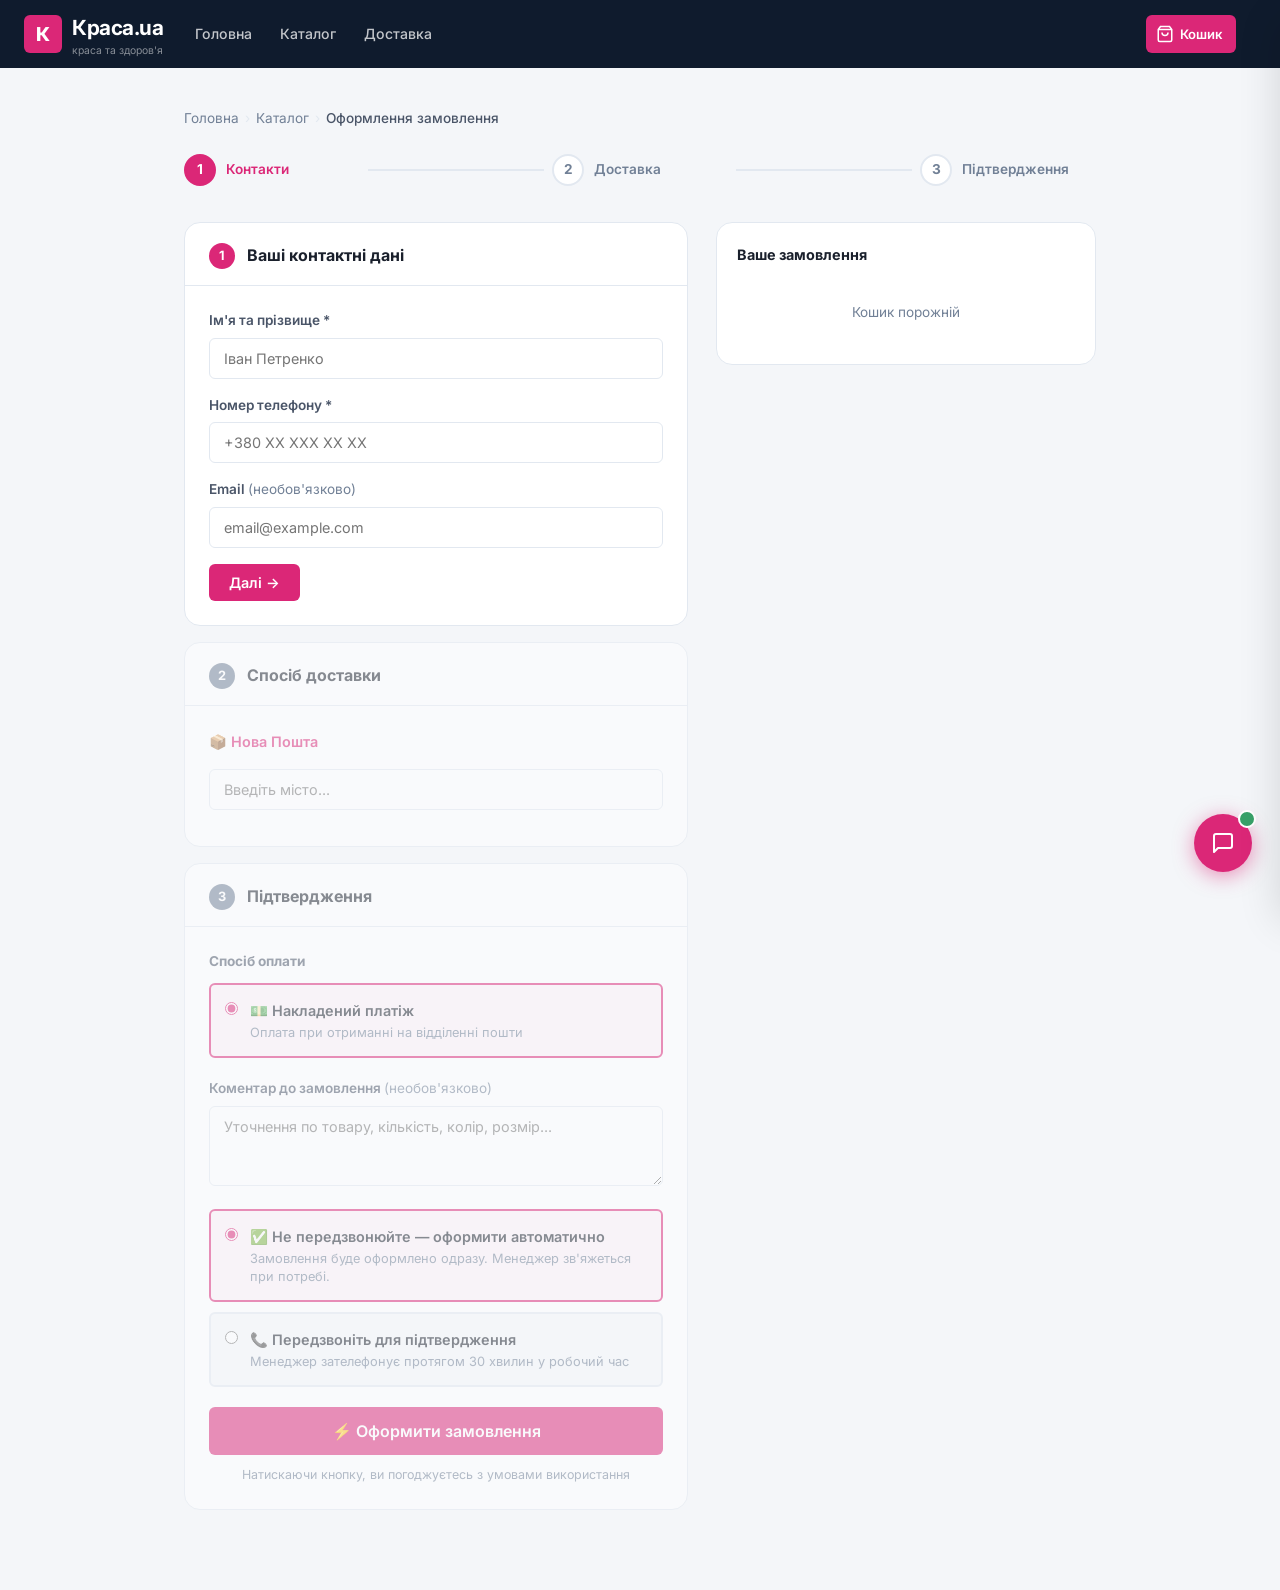
<file: checkout.html>
<!DOCTYPE html>
<html lang="uk">
<head>
  <meta charset="UTF-8">
  <meta name="viewport" content="width=device-width, initial-scale=1.0">
  <!-- Google tag (gtag.js) -->
  <script async src="https://www.googletagmanager.com/gtag/js?id=G-JTE2ZGX0BW"></script>
  <script>
    window.dataLayer = window.dataLayer || [];
    function gtag(){dataLayer.push(arguments);}
    gtag('js', new Date());
    gtag('config', 'G-JTE2ZGX0BW');
  </script>
  <title>Оформлення замовлення — Краса.ua</title>
  <meta name="robots" content="noindex, nofollow">
  <link rel="icon" type="image/svg+xml" href="favicon.svg">
  <link rel="preconnect" href="https://fonts.googleapis.com">
  <link rel="stylesheet" href="https://fonts.googleapis.com/css2?family=Inter:wght@400;500;600;700;800&display=swap">
  <link rel="stylesheet" href="css/style.css">
  <style>
    body { background: var(--bg); }

    .checkout-wrap {
      margin-top: var(--header-h);
      padding: 40px 0 80px;
      min-height: calc(100vh - var(--header-h));
    }

    /* Steps */
    .steps {
      display: flex;
      align-items: center;
      gap: 0;
      margin-bottom: 36px;
    }
    .step {
      display: flex;
      align-items: center;
      gap: 10px;
      flex: 1;
    }
    .step__num {
      width: 32px; height: 32px;
      border-radius: 50%;
      display: flex; align-items: center; justify-content: center;
      font-size: .85rem; font-weight: 700;
      border: 2px solid var(--border);
      background: var(--card);
      color: var(--text-muted);
      flex-shrink: 0;
      transition: all .3s;
    }
    .step__label {
      font-size: .85rem;
      font-weight: 600;
      color: var(--text-muted);
      transition: color .3s;
      white-space: nowrap;
    }
    .step-line {
      flex: 1;
      height: 2px;
      background: var(--border);
      margin: 0 8px;
      transition: background .3s;
    }
    .step.active .step__num { border-color: var(--accent); background: var(--accent); color: #fff; }
    .step.active .step__label { color: var(--accent); }
    .step.done .step__num { border-color: var(--success); background: var(--success); color: #fff; }
    .step.done .step__label { color: var(--success); }
    .step-line.done { background: var(--success); }

    /* Layout */
    .checkout-layout {
      display: grid;
      grid-template-columns: 1fr 380px;
      gap: 28px;
      align-items: start;
    }

    /* Form card */
    .checkout-card {
      background: var(--card);
      border-radius: var(--radius-lg);
      border: 1.5px solid var(--border);
      overflow: hidden;
    }
    .checkout-card__head {
      padding: 20px 24px 16px;
      border-bottom: 1px solid var(--border);
      display: flex;
      align-items: center;
      gap: 12px;
    }
    .checkout-card__head h3 {
      font-size: 1rem;
      font-weight: 700;
    }
    .step-badge {
      width: 26px; height: 26px;
      background: var(--accent);
      color: #fff;
      border-radius: 50%;
      display: flex; align-items: center; justify-content: center;
      font-size: .8rem;
      font-weight: 700;
      flex-shrink: 0;
    }
    .checkout-card__body { padding: 24px; }

    /* Delivery inline */
    .carrier-row {
      display: flex;
      gap: 10px;
      margin-bottom: 16px;
    }
    .carrier-btn {
      flex: 1;
      padding: 10px;
      border: 2px solid var(--border);
      border-radius: var(--radius-sm);
      background: var(--bg);
      font-weight: 600;
      font-size: .88rem;
      cursor: pointer;
      transition: all var(--transition);
      display: flex;
      align-items: center;
      justify-content: center;
      gap: 8px;
    }
    .carrier-btn.active {
      border-color: var(--accent);
      background: var(--accent-light);
      color: var(--accent);
    }

    .city-wrap { position: relative; margin-bottom: 12px; }
    .city-wrap input {
      width: 100%;
      border: 1.5px solid var(--border);
      border-radius: var(--radius-sm);
      padding: 11px 14px;
      font-size: .9rem;
      font-family: inherit;
      outline: none;
      transition: border-color var(--transition);
    }
    .city-wrap input:focus { border-color: var(--accent); }
    .city-ac {
      position: absolute; top: 100%; left: 0; right: 0;
      background: #fff;
      border: 1.5px solid var(--border);
      border-radius: var(--radius-sm);
      box-shadow: var(--shadow-lg);
      z-index: 100;
      max-height: 200px;
      overflow-y: auto;
      display: none;
    }
    .city-ac.open { display: block; }
    .city-ac-item {
      padding: 9px 14px;
      cursor: pointer;
      font-size: .88rem;
      transition: background var(--transition);
      display: flex;
      align-items: center;
      justify-content: space-between;
    }
    .city-ac-item:hover { background: var(--accent-light); color: var(--accent); }
    .city-ac-item .region { font-size: .75rem; color: var(--text-muted); }

    .branch-search-row {
      display: flex;
      gap: 8px;
    }
    .branch-search-row input {
      flex: 1;
      border: 1.5px solid var(--border);
      border-radius: var(--radius-sm);
      padding: 9px 12px;
      font-size: .85rem;
      font-family: inherit;
      outline: none;
      transition: border-color var(--transition);
    }
    .branch-search-row input:focus { border-color: var(--accent); }

    .branch-list-inline {
      max-height: 280px;
      overflow-y: auto;
      border: 1.5px solid var(--border);
      border-radius: var(--radius-sm);
      margin-top: 10px;
      scrollbar-width: thin;
    }
    .branch-list-inline::-webkit-scrollbar { width: 4px; }
    .branch-list-inline::-webkit-scrollbar-thumb { background: var(--border); border-radius: 2px; }

    .branch-row {
      display: flex;
      align-items: flex-start;
      gap: 10px;
      padding: 11px 14px;
      cursor: pointer;
      border-bottom: 1px solid var(--border-light);
      transition: background var(--transition);
    }
    .branch-row:last-child { border-bottom: none; }
    .branch-row:hover { background: var(--bg); }
    .branch-row.selected { background: var(--accent-light); border-left: 3px solid var(--accent); }
    .branch-row__num { font-weight: 700; font-size: .8rem; color: var(--accent); white-space: nowrap; }
    .branch-row__addr { font-size: .83rem; color: var(--text); line-height: 1.4; }
    .branch-row__hours { font-size: .75rem; color: var(--text-muted); margin-top: 2px; }
    .branch-row__check {
      margin-left: auto;
      width: 20px; height: 20px;
      border-radius: 50%;
      border: 2px solid var(--border);
      display: flex; align-items: center; justify-content: center;
      flex-shrink: 0;
      transition: all var(--transition);
    }
    .branch-row.selected .branch-row__check {
      background: var(--accent);
      border-color: var(--accent);
      color: #fff;
      font-size: .7rem;
    }

    .selected-branch-box {
      background: var(--success-bg);
      border: 1.5px solid #c6f6d5;
      border-radius: var(--radius-sm);
      padding: 12px 14px;
      margin-top: 12px;
      display: none;
    }
    .selected-branch-box.show { display: block; }
    .selected-branch-box__label { font-size: .75rem; font-weight: 700; color: var(--success); text-transform: uppercase; letter-spacing: .4px; margin-bottom: 4px; }
    .selected-branch-box__val { font-size: .9rem; font-weight: 600; color: var(--text); }

    /* Confirmation options */
    .confirm-option {
      display: flex;
      align-items: flex-start;
      gap: 12px;
      padding: 14px;
      border: 2px solid var(--border);
      border-radius: var(--radius-sm);
      cursor: pointer;
      transition: all var(--transition);
      margin-bottom: 10px;
      background: var(--bg);
    }
    .confirm-option:hover { border-color: #c5cfe0; }
    .confirm-option.selected { border-color: var(--accent); background: var(--accent-light); }
    .confirm-option input[type="radio"] { margin-top: 3px; accent-color: var(--accent); flex-shrink: 0; }
    .confirm-option__title { font-weight: 600; font-size: .9rem; }
    .confirm-option__sub { font-size: .8rem; color: var(--text-muted); margin-top: 2px; line-height: 1.4; }

    /* Order summary (right col) */
    .order-summary {
      background: var(--card);
      border-radius: var(--radius-lg);
      border: 1.5px solid var(--border);
      padding: 20px;
      position: sticky;
      top: calc(var(--header-h) + 20px);
    }
    .order-summary h4 { font-size: .9rem; font-weight: 700; margin-bottom: 16px; }
    .summary-product {
      display: flex;
      gap: 12px;
      padding-bottom: 16px;
      border-bottom: 1px solid var(--border);
      margin-bottom: 16px;
    }
    .summary-product__img {
      width: 72px; height: 72px;
      border-radius: var(--radius-sm);
      border: 1.5px solid var(--border);
      background: var(--bg);
      display: flex; align-items: center; justify-content: center;
      overflow: hidden;
      flex-shrink: 0;
    }
    .summary-product__img img { width: 100%; height: 100%; object-fit: contain; }
    .summary-product__name { font-size: .85rem; font-weight: 600; line-height: 1.4; color: var(--text); margin-bottom: 4px; }
    .summary-product__vendor { font-size: .75rem; color: var(--text-muted); }
    .summary-row {
      display: flex;
      justify-content: space-between;
      font-size: .88rem;
      margin-bottom: 8px;
    }
    .summary-row span:first-child { color: var(--text-muted); }
    .summary-row.total { font-weight: 800; font-size: 1.1rem; padding-top: 8px; border-top: 1px solid var(--border); margin-top: 8px; }
    .summary-row.total span:last-child { color: var(--accent); }

    /* Success */
    .checkout-success {
      text-align: center;
      padding: 60px 20px;
      max-width: 500px;
      margin: 0 auto;
      display: none;
    }
    .checkout-success.show { display: block; }
    .success-icon {
      width: 90px; height: 90px;
      background: var(--success-bg);
      border-radius: 50%;
      display: flex; align-items: center; justify-content: center;
      font-size: 2.5rem;
      margin: 0 auto 24px;
    }
    .checkout-success h2 { font-size: 1.6rem; font-weight: 800; margin-bottom: 12px; }
    .checkout-success p { color: var(--text-muted); line-height: 1.7; }
    .order-num {
      display: inline-block;
      background: var(--bg);
      border: 1.5px solid var(--border);
      border-radius: var(--radius-sm);
      padding: 8px 20px;
      font-size: .9rem;
      font-weight: 700;
      margin: 16px 0;
      letter-spacing: .5px;
    }
    .no-call-badge {
      display: inline-flex;
      align-items: center;
      gap: 6px;
      background: var(--success-bg);
      border: 1px solid #c6f6d5;
      color: var(--success);
      padding: 6px 14px;
      border-radius: 20px;
      font-size: .82rem;
      font-weight: 600;
      margin-top: 12px;
    }

    .branch-spinner { text-align: center; padding: 20px; color: var(--text-muted); font-size: .85rem; }
    .branch-spinner::before { content: '⏳ '; }

    @media (max-width: 768px) {
      .checkout-layout { grid-template-columns: 1fr; }
      .order-summary { position: static; order: -1; }
      .steps { overflow-x: auto; }
      .step__label { display: none; }
    }
  </style>
</head>
<body>

<!-- HEADER -->
<header class="header" id="header">
  <div class="container">
    <div class="header__inner">
      <a href="index.html" class="logo">
        <div class="logo__mark">К</div>
        <div>
          <span class="logo__text">Краса.ua</span>
          <span class="logo__sub">краса та здоров'я</span>
        </div>
      </a>
      <nav class="header__nav">
        <a href="index.html">Головна</a>
        <a href="catalog.html">Каталог</a>
        <a href="delivery.html">Доставка</a>
      </nav>
      <div class="header__actions">
        <button class="cart-btn" onclick="toggleCart()" title="Кошик">
          <svg width="18" height="18" fill="none" stroke="currentColor" stroke-width="2" viewBox="0 0 24 24">
            <path d="M6 2L3 6v14a2 2 0 002 2h14a2 2 0 002-2V6l-3-4z"/>
            <line x1="3" y1="6" x2="21" y2="6"/>
            <path d="M16 10a4 4 0 01-8 0"/>
          </svg>
          Кошик
          <span class="cart-badge" id="cartBadge">0</span>
        </button>
      </div>
    </div>
  </div>
</header>

<div class="checkout-wrap">
  <div class="container container--narrow">

    <!-- Breadcrumb -->
    <nav class="breadcrumb" style="margin-bottom:24px">
      <a href="index.html">Головна</a>
      <span class="breadcrumb__sep">›</span>
      <a href="catalog.html">Каталог</a>
      <span class="breadcrumb__sep">›</span>
      <span class="breadcrumb__current">Оформлення замовлення</span>
    </nav>

    <!-- Steps -->
    <div class="steps">
      <div class="step active" id="step1-ind">
        <div class="step__num">1</div>
        <div class="step__label">Контакти</div>
      </div>
      <div class="step-line" id="line1"></div>
      <div class="step" id="step2-ind">
        <div class="step__num">2</div>
        <div class="step__label">Доставка</div>
      </div>
      <div class="step-line" id="line2"></div>
      <div class="step" id="step3-ind">
        <div class="step__num">3</div>
        <div class="step__label">Підтвердження</div>
      </div>
    </div>

    <!-- Main content -->
    <div id="checkoutMain">
      <div class="checkout-layout">

        <!-- LEFT: FORM -->
        <div>

          <!-- STEP 1: Contacts -->
          <div class="checkout-card" id="stepContact">
            <div class="checkout-card__head">
              <div class="step-badge">1</div>
              <h3>Ваші контактні дані</h3>
            </div>
            <div class="checkout-card__body">
              <div class="form-group">
                <label>Ім'я та прізвище *</label>
                <input type="text" id="inpName" placeholder="Іван Петренко" required>
              </div>
              <div class="form-group">
                <label>Номер телефону *</label>
                <input type="tel" id="inpPhone" placeholder="+380 XX XXX XX XX" required>
              </div>
              <div class="form-group">
                <label>Email <span style="color:var(--text-muted);font-weight:400">(необов'язково)</span></label>
                <input type="email" id="inpEmail" placeholder="email@example.com">
              </div>
              <button class="btn btn--primary" onclick="Checkout.nextStep(1)">Далі →</button>
            </div>
          </div>

          <!-- STEP 2: Delivery -->
          <div class="checkout-card" id="stepDelivery" style="margin-top:16px;opacity:.5;pointer-events:none">
            <div class="checkout-card__head">
              <div class="step-badge" style="background:var(--text-muted)">2</div>
              <h3>Спосіб доставки</h3>
            </div>
            <div class="checkout-card__body">
              <div style="margin-bottom:16px;display:flex;align-items:center;gap:8px;font-size:.9rem;font-weight:600;color:var(--accent)">
                📦 Нова Пошта
              </div>

              <!-- City -->
              <div class="city-wrap">
                <input type="text" id="coCity" placeholder="Введіть місто..." autocomplete="off"
                       oninput="Checkout.onCityInput(this.value)">
                <div class="city-ac" id="coCityAC"></div>
              </div>

              <!-- Branch search -->
              <div class="branch-search-row" id="branchSearchRow" style="display:none">
                <input type="text" id="coBranchFilter" placeholder="Фільтр відділень..." oninput="Checkout.filterBranches(this.value)">
              </div>

              <!-- Branches list -->
              <div id="coBranchList"></div>

              <!-- Selected -->
              <div class="selected-branch-box" id="selectedBranchBox">
                <div class="selected-branch-box__label">✓ Обране відділення</div>
                <div class="selected-branch-box__val" id="selectedBranchVal"></div>
              </div>

              <button class="btn btn--primary" id="deliveryNextBtn"
                      onclick="Checkout.nextStep(2)"
                      style="margin-top:16px;display:none">
                Далі →
              </button>
            </div>
          </div>

          <!-- STEP 3: Confirmation -->
          <div class="checkout-card" id="stepConfirm" style="margin-top:16px;opacity:.5;pointer-events:none">
            <div class="checkout-card__head">
              <div class="step-badge" style="background:var(--text-muted)">3</div>
              <h3>Підтвердження</h3>
            </div>
            <div class="checkout-card__body">

              <div style="margin-bottom:20px">
                <label style="font-size:.85rem;font-weight:700;color:var(--text-2);display:block;margin-bottom:10px">Спосіб оплати</label>
                <label class="confirm-option selected" id="optPayCOD">
                  <input type="radio" name="payment" value="cod" checked>
                  <div>
                    <div class="confirm-option__title">💵 Накладений платіж</div>
                    <div class="confirm-option__sub">Оплата при отриманні на відділенні пошти</div>
                  </div>
                </label>
              </div>

              <div class="form-group">
                <label>Коментар до замовлення <span style="color:var(--text-muted);font-weight:400">(необов'язково)</span></label>
                <textarea id="inpComment" placeholder="Уточнення по товару, кількість, колір, розмір..."></textarea>
              </div>

              <div style="margin-bottom:20px">
                <label class="confirm-option selected" id="optNoCall" onclick="Checkout.setCallPref('nocall')">
                  <input type="radio" name="callPref" value="nocall" checked>
                  <div>
                    <div class="confirm-option__title">✅ Не передзвонюйте — оформити автоматично</div>
                    <div class="confirm-option__sub">Замовлення буде оформлено одразу. Менеджер зв'яжеться при потребі.</div>
                  </div>
                </label>
                <label class="confirm-option" id="optCallYes" onclick="Checkout.setCallPref('call')">
                  <input type="radio" name="callPref" value="call">
                  <div>
                    <div class="confirm-option__title">📞 Передзвоніть для підтвердження</div>
                    <div class="confirm-option__sub">Менеджер зателефонує протягом 30 хвилин у робочий час</div>
                  </div>
                </label>
              </div>

              <button class="btn btn--primary btn--full btn--lg" onclick="Checkout.submit()" id="submitBtn">
                ⚡ Оформити замовлення
              </button>
              <p style="text-align:center;font-size:.78rem;color:var(--text-muted);margin-top:10px">
                Натискаючи кнопку, ви погоджуєтесь з умовами використання
              </p>
            </div>
          </div>

        </div>

        <!-- RIGHT: Summary -->
        <div>
          <div class="order-summary" id="orderSummary">
            <h4>Ваше замовлення</h4>
            <div id="summaryItems">
              <div style="color:var(--text-muted);font-size:.85rem;text-align:center;padding:20px">Завантаження...</div>
            </div>
            <div id="summaryTotals" style="display:none">
              <div class="summary-row">
                <span>Товари</span>
                <span id="sumSubtotal"></span>
              </div>
              <div class="summary-row">
                <span>Доставка</span>
                <span style="color:var(--success)">За тарифами НП</span>
              </div>
              <div class="summary-row" id="summaryPaymentRow" style="display:none">
                <span>Оплата</span>
                <span id="summaryPaymentVal"></span>
              </div>
              <div class="summary-row total">
                <span>Разом</span>
                <span id="sumTotal"></span>
              </div>
            </div>
          </div>
        </div>
      </div>
    </div>

    <!-- SUCCESS -->
    <div class="checkout-success" id="checkoutSuccess">
      <div class="success-icon" id="successIcon">🎉</div>
      <h2 id="successTitle">Замовлення оформлено!</h2>
      <div class="order-num" id="successOrderNum"></div>
      <p id="successMsg"></p>
      <div class="no-call-badge" id="noCallBadge" style="display:none">
        ✓ Передзвонювати не будемо
      </div>
      <div id="paymentSuccessBadge" style="display:none;margin-top:12px">
        <span style="display:inline-flex;align-items:center;gap:6px;background:#ebf8ff;border:1px solid #bee3f8;color:#2b6cb0;padding:6px 14px;border-radius:20px;font-size:.82rem;font-weight:600">
          ✓ Оплату підтверджено
        </span>
      </div>
      <div style="margin-top:32px;display:flex;gap:12px;justify-content:center;flex-wrap:wrap">
        <a href="catalog.html" class="btn btn--secondary">← До каталогу</a>
        <a href="index.html" class="btn btn--primary">На головну</a>
      </div>
    </div>

  </div>
</div>

<script src="config.js"></script>
<script src="js/app.js"></script>
<script src="js/checkout.js"></script>
<script src="js/chat.js"></script>
<script>
// Handle redirect back from Monobank payment page
(function() {
  const params = new URLSearchParams(window.location.search);
  if (params.get('paid') === '1') {
    document.getElementById('checkoutMain').style.display = 'none';
    const s = document.getElementById('checkoutSuccess');
    s.classList.add('show');
    const orderNum = params.get('order') || '';
    document.getElementById('successOrderNum').textContent = orderNum ? '\u2116 ' + orderNum : '';
    document.getElementById('successMsg').textContent = '\u041e\u043f\u043b\u0430\u0442\u0430 \u043f\u0440\u043e\u0439\u0448\u043b\u0430 \u0443\u0441\u043f\u0456\u0448\u043d\u043e. \u0417\u0430\u043c\u043e\u0432\u043b\u0435\u043d\u043d\u044f \u0431\u0443\u0434\u0435 \u0432\u0456\u0434\u043f\u0440\u0430\u0432\u043b\u0435\u043d\u043e \u043f\u0456\u0441\u043b\u044f \u043f\u0456\u0434\u0442\u0432\u0435\u0440\u0434\u0436\u0435\u043d\u043d\u044f \u043e\u043f\u043b\u0430\u0442\u0438.';
    document.getElementById('paymentSuccessBadge').style.display = '';
  }
})();
</script>
</body>
</html>
</file>
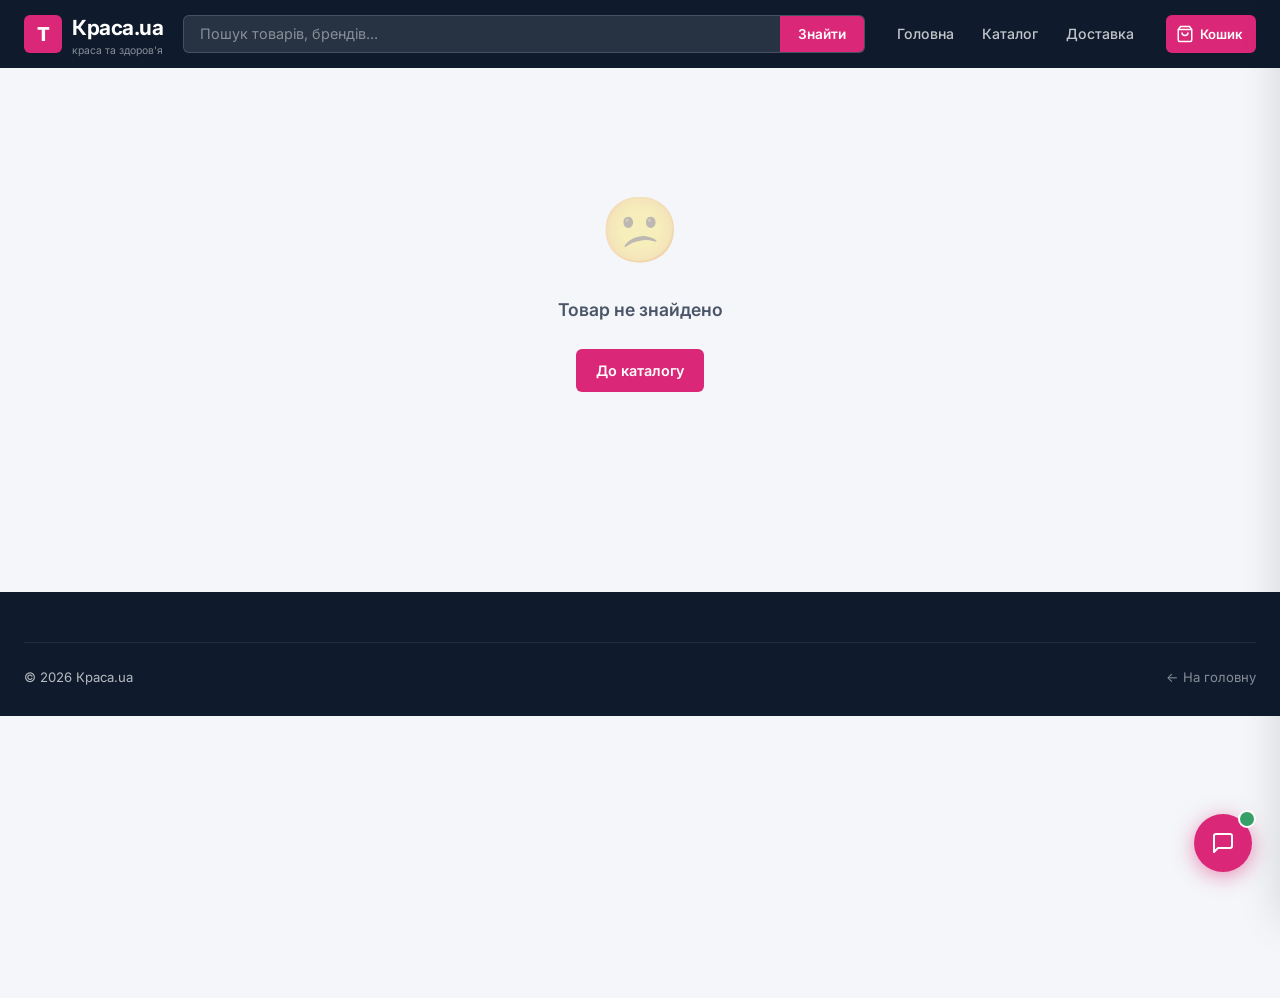
<file: product.html>
<!DOCTYPE html>
<html lang="uk">
<head>
  <meta charset="UTF-8">
  <meta name="viewport" content="width=device-width, initial-scale=1.0">
  <!-- Google tag (gtag.js) -->
  <script async src="https://www.googletagmanager.com/gtag/js?id=G-JTE2ZGX0BW"></script>
  <script>
    window.dataLayer = window.dataLayer || [];
    function gtag(){dataLayer.push(arguments);}
    gtag('js', new Date());
    gtag('config', 'G-JTE2ZGX0BW');
  </script>
  <title id="docTitle">Товар — Краса.ua</title>
  <meta id="metaDesc" name="description" content="Будівельні матеріали з доставкою по Україні — Краса.ua">
  <link id="canonical" rel="canonical" href="https://beautyua.store/product.html">
  <meta id="ogUrl" property="og:url" content="https://beautyua.store/product.html">
  <meta id="ogTitle" property="og:title" content="Товар — Краса.ua">
  <meta id="ogDesc" property="og:description" content="Будівельні матеріали з доставкою по Україні">
  <meta id="ogImage" property="og:image" content="">
  <meta property="og:type" content="product">
  <meta property="og:locale" content="uk_UA">
  <link rel="icon" type="image/svg+xml" href="favicon.svg">
  <link rel="preconnect" href="https://fonts.googleapis.com">
  <link rel="stylesheet" href="https://fonts.googleapis.com/css2?family=Inter:wght@400;500;600;700;800&display=swap">
  <link rel="stylesheet" href="css/style.css">
</head>
<body>

<!-- HEADER -->
<header class="header" id="header">
  <div class="container">
    <div class="header__inner">
      <a href="index.html" class="logo">
        <div class="logo__mark">Т</div>
        <div>
          <span class="logo__text">Краса.ua</span>
          <span class="logo__sub">краса та здоров'я</span>
        </div>
      </a>
      <div class="header__search">
        <input type="text" id="headerSearchInput" placeholder="Пошук товарів, брендів...">
        <button id="headerSearchBtn">Знайти</button>
      </div>
      <nav class="header__nav">
        <a href="index.html">Головна</a>
        <a href="catalog.html">Каталог</a>
        <a href="delivery.html">Доставка</a>
      </nav>
      <div class="header__actions">
        <button class="cart-btn" onclick="toggleCart()" title="Кошик">
          <svg width="18" height="18" fill="none" stroke="currentColor" stroke-width="2" viewBox="0 0 24 24">
            <path d="M6 2L3 6v14a2 2 0 002 2h14a2 2 0 002-2V6l-3-4z"/>
            <line x1="3" y1="6" x2="21" y2="6"/>
            <path d="M16 10a4 4 0 01-8 0"/>
          </svg>
          Кошик
          <span class="cart-badge" id="cartBadge">0</span>
        </button>
      </div>
    </div>
  </div>
</header>

<div class="container">
  <div class="product-layout" id="productLayout">

    <!-- Loading State -->
    <div style="grid-column:1/-1;padding:60px 0;text-align:center;color:var(--text-muted)">
      <div class="skeleton" style="height:400px;border-radius:16px;margin-bottom:20px"></div>
    </div>

  </div>

  <!-- Related products -->
  <section class="section--sm" id="relatedSection" style="display:none">
    <div class="section__head">
      <div>
        <h2 class="section-title">З цієї категорії</h2>
      </div>
      <a id="relatedLink" href="catalog.html" class="btn btn--secondary">Всі товари →</a>
    </div>
    <div class="products-grid" id="relatedGrid"></div>
  </section>
</div>

<!-- FOOTER -->
<footer class="footer" style="margin-top:60px">
  <div class="container">
    <div class="footer__bottom">
      <span>© 2026 Краса.ua</span>
      <a href="index.html" style="color:rgba(255,255,255,.5)">← На головну</a>
    </div>
  </div>
</footer>

<script src="config.js"></script>
<script src="js/app.js"></script>
<script src="js/product.js"></script>
<script src="js/chat.js"></script>
</body>
</html>
</file>
<file: css/style.css>
/* =============================================
   CSS VARIABLES & RESET
   ============================================= */
:root {
  --primary:       #0f1b2d;
  --primary-light: #1a2e4a;
  --accent:        #db2777;
  --accent-hover:  #be185d;
  --accent-light:  #fdf2f8;
  --bg:            #f4f6f9;
  --card:          #ffffff;
  --text:          #1a202c;
  --text-2:        #4a5568;
  --text-muted:    #718096;
  --border:        #e2e8f0;
  --border-light:  #f0f2f5;
  --success:       #38a169;
  --success-bg:    #f0fff4;
  --danger:        #e53e3e;
  --shadow-sm:     0 1px 3px rgba(0,0,0,.08);
  --shadow-md:     0 4px 12px rgba(0,0,0,.10);
  --shadow-lg:     0 8px 30px rgba(0,0,0,.12);
  --shadow-xl:     0 20px 40px rgba(0,0,0,.14);
  --radius-sm:     6px;
  --radius:        12px;
  --radius-lg:     16px;
  --radius-xl:     24px;
  --transition:    .2s ease;
  --header-h:      68px;
}

*, *::before, *::after { box-sizing: border-box; margin: 0; padding: 0; }
html { scroll-behavior: smooth; }
body {
  font-family: 'Inter', -apple-system, BlinkMacSystemFont, 'Segoe UI', sans-serif;
  background: var(--bg);
  color: var(--text);
  line-height: 1.6;
  min-height: 100vh;
}
img { display: block; max-width: 100%; }
a { text-decoration: none; color: inherit; }
button { cursor: pointer; border: none; background: none; font-family: inherit; }
input, textarea, select { font-family: inherit; }
ul { list-style: none; }

/* =============================================
   LAYOUT
   ============================================= */
.container {
  max-width: 1280px;
  margin: 0 auto;
  padding: 0 24px;
}
.container--narrow { max-width: 960px; }

/* =============================================
   TYPOGRAPHY
   ============================================= */
.section-title {
  font-size: 1.75rem;
  font-weight: 700;
  color: var(--text);
  margin-bottom: 8px;
}
.section-subtitle {
  font-size: 1rem;
  color: var(--text-muted);
  margin-bottom: 32px;
}

/* =============================================
   BUTTONS
   ============================================= */
.btn {
  display: inline-flex;
  align-items: center;
  gap: 8px;
  padding: 10px 20px;
  border-radius: var(--radius-sm);
  font-size: .9rem;
  font-weight: 600;
  transition: all var(--transition);
  white-space: nowrap;
}
.btn--primary {
  background: var(--accent);
  color: #fff;
}
.btn--primary:hover { background: var(--accent-hover); transform: translateY(-1px); box-shadow: 0 4px 12px rgba(219,39,119,.35); }
.btn--secondary {
  background: transparent;
  color: var(--accent);
  border: 1.5px solid var(--accent);
}
.btn--secondary:hover { background: var(--accent-light); }
.btn--dark {
  background: var(--primary);
  color: #fff;
}
.btn--dark:hover { background: var(--primary-light); }
.btn--ghost {
  background: rgba(255,255,255,.12);
  color: #fff;
  border: 1.5px solid rgba(255,255,255,.25);
}
.btn--ghost:hover { background: rgba(255,255,255,.22); }
.btn--sm { padding: 7px 14px; font-size: .8rem; }
.btn--lg { padding: 14px 28px; font-size: 1rem; }
.btn--full { width: 100%; justify-content: center; }
.btn:disabled { opacity: .5; cursor: not-allowed; transform: none !important; }

/* =============================================
   HEADER
   ============================================= */
.header {
  position: fixed;
  top: 0; left: 0; right: 0;
  height: var(--header-h);
  background: var(--primary);
  z-index: 1000;
  transition: box-shadow var(--transition);
  display: flex;
  align-items: center;
}
.header.scrolled { box-shadow: 0 2px 20px rgba(0,0,0,.3); }
.header > .container { width: 100%; }
.header__inner {
  display: grid;
  grid-template-columns: auto 1fr auto auto;
  align-items: center;
  gap: 20px;
  width: 100%;
}
.logo {
  display: flex;
  align-items: center;
  gap: 10px;
  flex-shrink: 0;
}
.logo__mark {
  width: 38px; height: 38px;
  background: var(--accent);
  border-radius: var(--radius-sm);
  display: flex; align-items: center; justify-content: center;
  font-size: 1.2rem;
  font-weight: 800;
  color: #fff;
}
.logo__text {
  font-size: 1.3rem;
  font-weight: 700;
  color: #fff;
  letter-spacing: -.5px;
}
.logo__sub {
  font-size: .65rem;
  color: rgba(255,255,255,.5);
  font-weight: 400;
  display: block;
  line-height: 1;
  margin-top: 2px;
}

.header__search {
  flex: 1 1 0%;
  min-width: 0;
  max-width: 700px;
  display: flex;
  height: 38px;
  background: rgba(255,255,255,.1);
  border-radius: var(--radius-sm);
  border: 1.5px solid rgba(255,255,255,.15);
  overflow: hidden;
  transition: border-color var(--transition);
}
.header__search:focus-within {
  border-color: var(--accent);
  background: rgba(255,255,255,.15);
}
.header__search input {
  flex: 1;
  background: none;
  border: none;
  color: #fff;
  padding: 0 16px;
  font-size: .9rem;
  outline: none;
}
.header__search input::placeholder { color: rgba(255,255,255,.45); }
.header__search button {
  padding: 0 18px;
  background: var(--accent);
  color: #fff;
  font-weight: 600;
  font-size: .85rem;
  transition: background var(--transition);
}
.header__search button:hover { background: var(--accent-hover); }

.header__actions {
  display: flex;
  align-items: center;
  gap: 12px;
  flex-shrink: 0;
}
.header__nav {
  display: flex;
  align-items: center;
  gap: 4px;
  flex-shrink: 0;
}
.header__nav a {
  color: rgba(255,255,255,.75);
  font-size: .88rem;
  font-weight: 500;
  padding: 6px 12px;
  border-radius: var(--radius-sm);
  transition: all var(--transition);
}
.header__nav a:hover, .header__nav a.active {
  color: #fff;
  background: rgba(255,255,255,.1);
}
.cart-btn {
  position: relative;
  height: 38px;
  padding: 0 14px 0 10px;
  border-radius: var(--radius-sm);
  background: var(--accent);
  border: none;
  color: #fff;
  display: flex; align-items: center; gap: 6px;
  font-size: .82rem;
  font-weight: 600;
  transition: all var(--transition);
  white-space: nowrap;
  flex-shrink: 0;
}
.cart-btn:hover { background: var(--accent-hover); transform: translateY(-1px); }
.cart-btn__label { display: flex; align-items: center; gap: 6px; }
.cart-badge {
  background: #fff;
  color: var(--accent);
  font-size: .72rem;
  font-weight: 800;
  min-width: 20px; height: 20px;
  border-radius: 10px;
  display: none; align-items: center; justify-content: center;
  padding: 0 5px;
}
.cart-badge.visible { display: flex; }

/* =============================================
   HERO
   ============================================= */
.hero {
  margin-top: var(--header-h);
  background: linear-gradient(135deg, #0f1b2d 0%, #1a2e4a 50%, #0f1b2d 100%);
  padding: 80px 0 40px;
  min-height: 480px;
  display: flex;
  align-items: center;
  position: relative;
  overflow: hidden;
}
.hero::before {
  content: '';
  position: absolute; inset: 0;
  background: url("data:image/svg+xml,%3Csvg width='60' height='60' viewBox='0 0 60 60' xmlns='http://www.w3.org/2000/svg'%3E%3Cg fill='none' fill-rule='evenodd'%3E%3Cg fill='%23ffffff' fill-opacity='0.03'%3E%3Cpath d='M36 34v-4h-2v4h-4v2h4v4h2v-4h4v-2h-4zm0-30V0h-2v4h-4v2h4v4h2V6h4V4h-4zM6 34v-4H4v4H0v2h4v4h2v-4h4v-2H6zM6 4V0H4v4H0v2h4v4h2V6h4V4H6z'/%3E%3C/g%3E%3C/g%3E%3C/svg%3E");
}
.hero__inner {
  position: relative;
  text-align: center;
  max-width: 720px;
  margin: 0 auto;
}
.hero__tag {
  display: inline-flex;
  align-items: center;
  gap: 6px;
  background: rgba(219,39,119,.15);
  border: 1px solid rgba(219,39,119,.3);
  color: #ffa07a;
  padding: 5px 14px;
  border-radius: 20px;
  font-size: .8rem;
  font-weight: 600;
  margin-bottom: 20px;
}
.hero h1 {
  font-size: clamp(2rem, 5vw, 3rem);
  font-weight: 800;
  color: #fff;
  line-height: 1.2;
  margin-bottom: 16px;
  letter-spacing: -.5px;
}
.hero h1 span { color: var(--accent); }
.hero__sub {
  font-size: 1.05rem;
  color: rgba(255,255,255,.65);
  margin-bottom: 36px;
}
.hero__search {
  display: flex;
  background: #fff;
  border-radius: var(--radius);
  overflow: hidden;
  box-shadow: var(--shadow-xl);
  max-width: 580px;
  margin: 0 auto 40px;
}
.hero__search input {
  flex: 1;
  border: none;
  padding: 16px 20px;
  font-size: 1rem;
  outline: none;
  color: var(--text);
}
.hero__search button {
  padding: 0 28px;
  background: var(--accent);
  color: #fff;
  font-weight: 700;
  font-size: .95rem;
  transition: background var(--transition);
  white-space: nowrap;
}
.hero__search button:hover { background: var(--accent-hover); }
.hero__stats {
  display: flex;
  justify-content: center;
  gap: 40px;
  flex-wrap: wrap;
}
.hero-stat {
  text-align: center;
}
.hero-stat__num {
  font-size: 1.6rem;
  font-weight: 800;
  color: #fff;
  display: block;
}
.hero-stat__label {
  font-size: .8rem;
  color: rgba(255,255,255,.5);
  text-transform: uppercase;
  letter-spacing: .5px;
}

/* =============================================
   SECTIONS
   ============================================= */
.section { padding: 60px 0; }
.section--sm { padding: 40px 0; }
.section--grey { background: var(--bg); }
.section--white { background: #fff; }
.section--dark { background: var(--primary); color: #fff; }
.section__head {
  display: flex;
  align-items: flex-end;
  justify-content: space-between;
  margin-bottom: 32px;
  flex-wrap: wrap;
  gap: 12px;
}

/* =============================================
   CATEGORY CARDS
   ============================================= */
.category-grid {
  display: grid;
  grid-template-columns: repeat(auto-fill, minmax(260px, 1fr));
  gap: 20px;
}
.category-card {
  background: var(--card);
  border-radius: var(--radius-lg);
  overflow: hidden;
  box-shadow: var(--shadow-sm);
  border: 1.5px solid var(--border);
  cursor: pointer;
  transition: all var(--transition);
  text-decoration: none;
  color: inherit;
  display: block;
}
.category-card:hover {
  transform: translateY(-4px);
  box-shadow: var(--shadow-lg);
  border-color: var(--accent);
}
.category-card__img {
  height: 160px;
  overflow: hidden;
  background: #f0f2f5;
  position: relative;
}
.category-card__img img {
  width: 100%; height: 100%;
  object-fit: cover;
  transition: transform .4s ease;
}
.category-card:hover .category-card__img img { transform: scale(1.05); }
.category-card__img--placeholder {
  display: flex; align-items: center; justify-content: center;
  font-size: 3rem;
}
.category-card__body {
  padding: 16px 18px;
  display: flex;
  align-items: center;
  justify-content: space-between;
}
.category-card__name {
  font-weight: 600;
  font-size: .95rem;
  color: var(--text);
}
.category-card__count {
  font-size: .8rem;
  color: var(--text-muted);
  margin-top: 2px;
}
.category-card__arrow {
  width: 32px; height: 32px;
  background: var(--accent-light);
  border-radius: 50%;
  display: flex; align-items: center; justify-content: center;
  color: var(--accent);
  font-size: .8rem;
  flex-shrink: 0;
  transition: all var(--transition);
}
.category-card:hover .category-card__arrow {
  background: var(--accent);
  color: #fff;
}

/* Sub-categories in catalog sidebar */
.cat-group { margin-bottom: 8px; }
.cat-group__title {
  font-weight: 700;
  font-size: .8rem;
  text-transform: uppercase;
  letter-spacing: .5px;
  color: var(--text-muted);
  padding: 8px 12px 4px;
}
.cat-item {
  display: flex;
  align-items: center;
  justify-content: space-between;
  padding: 8px 12px;
  border-radius: var(--radius-sm);
  cursor: pointer;
  transition: all var(--transition);
  font-size: .9rem;
  color: var(--text-2);
}
.cat-item:hover, .cat-item.active {
  background: var(--accent-light);
  color: var(--accent);
}
.cat-item .count {
  font-size: .75rem;
  background: var(--border);
  padding: 2px 7px;
  border-radius: 10px;
  color: var(--text-muted);
}
.cat-item.active .count { background: var(--accent); color: #fff; }

/* =============================================
   PRODUCT CARDS
   ============================================= */
.products-grid {
  display: grid;
  grid-template-columns: repeat(auto-fill, minmax(220px, 1fr));
  gap: 20px;
}
.product-card {
  background: var(--card);
  border-radius: var(--radius);
  border: 1.5px solid var(--border);
  overflow: hidden;
  box-shadow: var(--shadow-sm);
  transition: all var(--transition);
  display: flex;
  flex-direction: column;
  position: relative;
}
.product-card:hover {
  transform: translateY(-3px);
  box-shadow: var(--shadow-md);
  border-color: #c5cfe0;
}
.product-card__img {
  aspect-ratio: 1;
  background: #f8f9fb;
  overflow: hidden;
  display: flex;
  align-items: center;
  justify-content: center;
  padding: 12px;
}
.product-card__img img {
  width: 100%; height: 100%;
  object-fit: contain;
  transition: transform .3s ease;
}
.product-card:hover .product-card__img img { transform: scale(1.06); }
.product-card__img--empty {
  font-size: 3rem;
  color: var(--border);
}
.product-card--unavailable .product-card__img img {
  opacity: .5;
  filter: grayscale(.4);
}
.product-card__unavailable {
  font-size: .8rem;
  color: var(--text-muted);
  padding: 6px 0;
}
.product-card__body {
  padding: 14px 14px 0;
  flex: 1;
}
.product-card__vendor {
  font-size: .72rem;
  font-weight: 600;
  color: var(--text-muted);
  text-transform: uppercase;
  letter-spacing: .4px;
  margin-bottom: 5px;
}
.product-card__name {
  font-size: .88rem;
  font-weight: 600;
  color: var(--text);
  line-height: 1.4;
  display: -webkit-box;
  -webkit-line-clamp: 2;
  -webkit-box-orient: vertical;
  overflow: hidden;
  margin-bottom: 10px;
  cursor: pointer;
}
.product-card__name:hover { color: var(--accent); }
.product-card__price {
  font-size: 1.15rem;
  font-weight: 800;
  color: var(--accent);
}
.product-card__price-sub {
  font-size: .75rem;
  color: var(--text-muted);
}
.product-card__footer {
  padding: 12px 14px 14px;
  display: flex;
  gap: 8px;
}
.product-card__footer .btn { flex: 1; padding: 8px 10px; font-size: .8rem; }

/* Skeleton loader */
.skeleton {
  background: linear-gradient(90deg, #f0f2f5 25%, #e8eaed 50%, #f0f2f5 75%);
  background-size: 200% 100%;
  animation: skeleton-shimmer 1.4s infinite;
  border-radius: 4px;
}
@keyframes skeleton-shimmer {
  0% { background-position: 200% 0; }
  100% { background-position: -200% 0; }
}
.product-card--skeleton .product-card__img { background: #f0f2f5; }
.skeleton-line { height: 12px; margin: 6px 0; }
.skeleton-line--title { height: 14px; width: 90%; }
.skeleton-line--short { width: 50%; }

/* =============================================
   CATALOG PAGE
   ============================================= */
.catalog-layout {
  display: grid;
  grid-template-columns: 260px 1fr;
  gap: 28px;
  margin-top: calc(var(--header-h) + 20px);
  padding-bottom: 60px;
}
.catalog-sidebar {
  position: sticky;
  top: calc(var(--header-h) + 20px);
  height: calc(100vh - var(--header-h) - 40px);
  overflow-y: auto;
  background: var(--card);
  border-radius: var(--radius-lg);
  border: 1.5px solid var(--border);
  padding: 20px 0;
  scrollbar-width: thin;
  scrollbar-color: var(--border) transparent;
}
.catalog-sidebar::-webkit-scrollbar { width: 4px; }
.catalog-sidebar::-webkit-scrollbar-track { background: transparent; }
.catalog-sidebar::-webkit-scrollbar-thumb { background: var(--border); border-radius: 2px; }

.sidebar-section { padding: 0 16px 16px; border-bottom: 1px solid var(--border-light); margin-bottom: 16px; }
.sidebar-section:last-child { border-bottom: none; margin-bottom: 0; }
.sidebar-section__title {
  font-weight: 700;
  font-size: .8rem;
  text-transform: uppercase;
  letter-spacing: .5px;
  color: var(--text-muted);
  margin-bottom: 12px;
}

.filter-range { display: flex; gap: 8px; align-items: center; }
.filter-range input[type="number"] {
  width: 90px;
  border: 1.5px solid var(--border);
  border-radius: var(--radius-sm);
  padding: 7px 10px;
  font-size: .85rem;
  color: var(--text);
  outline: none;
  transition: border-color var(--transition);
}
.filter-range input:focus { border-color: var(--accent); }
.filter-range span { color: var(--text-muted); font-size: .85rem; }

.filter-toggle {
  display: flex;
  align-items: center;
  justify-content: space-between;
  gap: 10px;
  cursor: pointer;
}
.filter-toggle label { font-size: .9rem; color: var(--text-2); cursor: pointer; font-weight: 500; }
.toggle-switch {
  width: 42px; height: 24px;
  background: var(--border);
  border-radius: 12px;
  position: relative;
  transition: background var(--transition);
  flex-shrink: 0;
  cursor: pointer;
}
.toggle-switch.on { background: var(--success); }
.toggle-switch::after {
  content: '';
  position: absolute;
  width: 18px; height: 18px;
  background: #fff;
  border-radius: 50%;
  top: 3px; left: 3px;
  transition: transform var(--transition);
  box-shadow: 0 1px 3px rgba(0,0,0,.2);
}
.toggle-switch.on::after { transform: translateX(18px); }

.vendor-list { max-height: 180px; overflow-y: auto; }
.vendor-check {
  display: flex;
  align-items: center;
  gap: 8px;
  padding: 4px 0;
  cursor: pointer;
  font-size: .88rem;
  color: var(--text-2);
}
.vendor-check input[type="checkbox"] { accent-color: var(--accent); width: 15px; height: 15px; cursor: pointer; }

.catalog-main {}
.catalog-filter-btn { display: none; }
.catalog-topbar {
  display: flex;
  align-items: center;
  justify-content: space-between;
  margin-bottom: 20px;
  flex-wrap: wrap;
  gap: 12px;
}
.catalog-topbar__info {
  font-size: .9rem;
  color: var(--text-muted);
}
.catalog-topbar__info strong { color: var(--text); }
.sort-select {
  border: 1.5px solid var(--border);
  border-radius: var(--radius-sm);
  padding: 8px 12px;
  font-size: .88rem;
  color: var(--text);
  background: var(--card);
  outline: none;
  cursor: pointer;
  transition: border-color var(--transition);
}
.sort-select:focus { border-color: var(--accent); }

/* Breadcrumbs */
.breadcrumb {
  display: flex;
  align-items: center;
  gap: 6px;
  font-size: .85rem;
  color: var(--text-muted);
  margin-bottom: 20px;
  flex-wrap: wrap;
}
.breadcrumb a { color: var(--text-muted); transition: color var(--transition); }
.breadcrumb a:hover { color: var(--accent); }
.breadcrumb__sep { color: var(--border); }
.breadcrumb__current { color: var(--text-2); font-weight: 500; }

/* Pagination */
.pagination {
  display: flex;
  align-items: center;
  justify-content: center;
  gap: 6px;
  margin-top: 40px;
  flex-wrap: wrap;
}
.page-btn {
  width: 38px; height: 38px;
  border-radius: var(--radius-sm);
  display: flex; align-items: center; justify-content: center;
  font-size: .88rem;
  font-weight: 600;
  border: 1.5px solid var(--border);
  background: var(--card);
  color: var(--text-2);
  transition: all var(--transition);
  cursor: pointer;
}
.page-btn:hover { border-color: var(--accent); color: var(--accent); }
.page-btn.active { background: var(--accent); border-color: var(--accent); color: #fff; }
.page-btn:disabled { opacity: .4; cursor: not-allowed; }

/* =============================================
   PRODUCT PAGE
   ============================================= */
.product-layout {
  display: grid;
  grid-template-columns: minmax(0, 1fr) minmax(0, 1fr);
  gap: 40px;
  margin-top: calc(var(--header-h) + 30px);
  padding-bottom: 60px;
}
.gallery {
  position: sticky;
  top: calc(var(--header-h) + 20px);
  align-self: start;
}
.gallery__main {
  background: var(--card);
  border-radius: var(--radius-lg);
  border: 1.5px solid var(--border);
  aspect-ratio: 1;
  display: flex;
  align-items: center;
  justify-content: center;
  padding: 20px;
  overflow: hidden;
  margin-bottom: 12px;
  cursor: zoom-in;
}
.gallery__main img {
  width: 100%; height: 100%;
  object-fit: contain;
  transition: transform .3s ease;
}
.gallery__main:hover img { transform: scale(1.05); }
.gallery__thumbs {
  display: flex;
  gap: 10px;
  overflow-x: auto;
  scrollbar-width: none;
  padding-bottom: 4px;
}
.gallery__thumbs::-webkit-scrollbar { display: none; }
.gallery__thumb {
  width: 72px; height: 72px;
  border-radius: var(--radius-sm);
  border: 2px solid var(--border);
  overflow: hidden;
  flex-shrink: 0;
  cursor: pointer;
  transition: border-color var(--transition);
  background: #f8f9fb;
  display: flex; align-items: center; justify-content: center;
  padding: 4px;
}
.gallery__thumb img { width: 100%; height: 100%; object-fit: contain; }
.gallery__thumb.active { border-color: var(--accent); }
.gallery__thumb:hover { border-color: var(--accent); }

.product-info {}
.product-info__meta {
  display: flex;
  align-items: center;
  gap: 10px;
  margin-bottom: 12px;
  flex-wrap: wrap;
}
.product-info__vendor {
  font-size: .8rem;
  font-weight: 700;
  color: var(--text-muted);
  text-transform: uppercase;
  letter-spacing: .5px;
}
.product-info__code {
  font-size: .8rem;
  color: var(--text-muted);
  background: var(--bg);
  padding: 3px 8px;
  border-radius: 4px;
}
.product-info h1 {
  font-size: 1.5rem;
  font-weight: 700;
  line-height: 1.3;
  margin-bottom: 20px;
  color: var(--text);
}
.product-info__price-row {
  display: flex;
  align-items: baseline;
  gap: 12px;
  margin-bottom: 24px;
}
.product-info__price {
  font-size: 2.2rem;
  font-weight: 800;
  color: var(--accent);
}
.product-info__currency { font-size: 1.2rem; color: var(--text-muted); font-weight: 500; }
.product-info__actions {
  display: flex;
  gap: 12px;
  margin-bottom: 28px;
}
.product-info__actions .btn { flex: 1; padding: 13px 20px; font-size: .95rem; }
.product-info__desc {
  font-size: .9rem;
  color: var(--text-2);
  line-height: 1.7;
  margin-bottom: 24px;
  padding-bottom: 24px;
  border-bottom: 1px solid var(--border);
}

.specs-table { width: 100%; border-collapse: collapse; font-size: .88rem; }
.specs-table tr:nth-child(even) td { background: var(--bg); }
.specs-table td { padding: 9px 12px; color: var(--text-2); border-bottom: 1px solid var(--border-light); word-break: break-word; }
.specs-table td:first-child { color: var(--text-muted); width: 40%; font-weight: 500; }

/* =============================================
   CART SIDEBAR
   ============================================= */
.cart-overlay {
  position: fixed; inset: 0;
  background: rgba(0,0,0,.5);
  z-index: 1999;
  opacity: 0;
  pointer-events: none;
  transition: opacity var(--transition);
}
.cart-overlay.open { opacity: 1; pointer-events: auto; }
.cart-sidebar {
  position: fixed;
  top: 0; right: 0;
  width: 400px; max-width: 95vw;
  height: 100vh;
  background: var(--card);
  z-index: 2000;
  display: flex;
  flex-direction: column;
  transform: translateX(100%);
  transition: transform .3s ease;
  box-shadow: var(--shadow-xl);
}
.cart-sidebar.open { transform: translateX(0); }
.cart-header {
  padding: 20px 24px;
  border-bottom: 1px solid var(--border);
  display: flex;
  align-items: center;
  justify-content: space-between;
  flex-shrink: 0;
}
.cart-header h3 { font-size: 1.1rem; font-weight: 700; }
.cart-close {
  width: 32px; height: 32px;
  border-radius: 50%;
  background: var(--bg);
  display: flex; align-items: center; justify-content: center;
  font-size: 1.1rem;
  color: var(--text-muted);
  transition: all var(--transition);
}
.cart-close:hover { background: var(--border); color: var(--text); }
.cart-items { flex: 1; overflow-y: auto; padding: 16px 24px; }
.cart-item {
  display: flex;
  gap: 12px;
  padding: 14px 0;
  border-bottom: 1px solid var(--border-light);
}
.cart-item__img {
  width: 64px; height: 64px;
  border-radius: var(--radius-sm);
  border: 1.5px solid var(--border);
  overflow: hidden;
  flex-shrink: 0;
  background: #f8f9fb;
  display: flex; align-items: center; justify-content: center;
}
.cart-item__img img { width: 100%; height: 100%; object-fit: contain; }
.cart-item__info { flex: 1; }
.cart-item__name { font-size: .85rem; font-weight: 600; line-height: 1.3; margin-bottom: 4px; color: var(--text); }
.cart-item__price { font-size: .9rem; font-weight: 700; color: var(--accent); margin-bottom: 6px; }
.cart-item__qty {
  display: flex;
  align-items: center;
  gap: 0;
}
.cart-item__qty button {
  width: 26px; height: 26px;
  border: 1.5px solid var(--border);
  background: var(--bg);
  border-radius: 6px;
  font-size: 1rem;
  font-weight: 700;
  color: var(--text);
  cursor: pointer;
  display: flex; align-items: center; justify-content: center;
  transition: all var(--transition);
}
.cart-item__qty button:hover { border-color: var(--accent); color: var(--accent); }
.cart-item__qty span {
  min-width: 28px;
  text-align: center;
  font-size: .9rem;
  font-weight: 700;
}
.cart-item__remove { color: var(--text-muted); font-size: 1.1rem; align-self: flex-start; transition: color var(--transition); }
.cart-item__remove:hover { color: var(--danger); }
.cart-footer {
  padding: 20px 24px;
  border-top: 1px solid var(--border);
  flex-shrink: 0;
}
.cart-total {
  display: flex;
  justify-content: space-between;
  align-items: baseline;
  margin-bottom: 16px;
}
.cart-total span { color: var(--text-muted); }
.cart-total strong { font-size: 1.4rem; font-weight: 800; color: var(--text); }
.cart-empty {
  text-align: center;
  padding: 60px 20px;
  color: var(--text-muted);
}
.cart-empty svg { opacity: .2; margin: 0 auto 16px; }

/* =============================================
   ORDER MODAL
   ============================================= */
.modal-overlay {
  position: fixed; inset: 0;
  background: rgba(0,0,0,.55);
  z-index: 3000;
  display: flex;
  align-items: center;
  justify-content: center;
  padding: 20px;
  opacity: 0;
  pointer-events: none;
  transition: opacity var(--transition);
}
.modal-overlay.open { opacity: 1; pointer-events: auto; }
.modal {
  background: var(--card);
  border-radius: var(--radius-xl);
  width: 100%;
  max-width: 480px;
  padding: 32px;
  transform: scale(.95) translateY(10px);
  transition: transform .3s ease;
  position: relative;
}
.modal-overlay.open .modal { transform: scale(1) translateY(0); }
.modal__close {
  position: absolute;
  top: 16px; right: 16px;
  width: 32px; height: 32px;
  border-radius: 50%;
  background: var(--bg);
  display: flex; align-items: center; justify-content: center;
  color: var(--text-muted);
  font-size: 1.1rem;
  transition: all var(--transition);
}
.modal__close:hover { background: var(--border); color: var(--text); }
.modal h3 {
  font-size: 1.3rem;
  font-weight: 700;
  margin-bottom: 6px;
}
.modal__product-name {
  font-size: .85rem;
  color: var(--text-muted);
  margin-bottom: 24px;
  display: -webkit-box;
  -webkit-line-clamp: 2;
  -webkit-box-orient: vertical;
  overflow: hidden;
}
.form-group { margin-bottom: 16px; }
.form-group label {
  display: block;
  font-size: .85rem;
  font-weight: 600;
  color: var(--text-2);
  margin-bottom: 6px;
}
.form-group input,
.form-group textarea,
.form-group select {
  width: 100%;
  border: 1.5px solid var(--border);
  border-radius: var(--radius-sm);
  padding: 11px 14px;
  font-size: .9rem;
  color: var(--text);
  background: var(--card);
  outline: none;
  transition: border-color var(--transition);
}
.form-group input:focus,
.form-group textarea:focus { border-color: var(--accent); box-shadow: 0 0 0 3px rgba(219,39,119,.1); }
.form-group textarea { resize: vertical; min-height: 80px; }
.form-group .hint { font-size: .78rem; color: var(--text-muted); margin-top: 4px; }

.modal-success {
  text-align: center;
  padding: 20px 0;
  display: none;
}
.modal-success.show { display: block; }
.modal-success__icon {
  width: 72px; height: 72px;
  background: var(--success-bg);
  border-radius: 50%;
  display: flex; align-items: center; justify-content: center;
  margin: 0 auto 20px;
  font-size: 2rem;
  color: var(--success);
}
.modal-success h4 { font-size: 1.2rem; font-weight: 700; margin-bottom: 8px; }
.modal-success p { font-size: .9rem; color: var(--text-muted); }

/* =============================================
   CHAT WIDGET
   ============================================= */
.chat-fab {
  position: fixed;
  bottom: 28px; right: 28px;
  width: 58px; height: 58px;
  background: var(--accent);
  border-radius: 50%;
  box-shadow: 0 4px 20px rgba(219,39,119,.5);
  display: flex; align-items: center; justify-content: center;
  color: #fff;
  font-size: 1.4rem;
  z-index: 999;
  cursor: pointer;
  transition: all var(--transition);
  border: none;
}
.chat-fab:hover { transform: scale(1.1); box-shadow: 0 6px 25px rgba(219,39,119,.6); }
.chat-fab .badge {
  position: absolute;
  top: -4px; right: -4px;
  width: 18px; height: 18px;
  background: var(--success);
  border-radius: 50%;
  border: 2px solid #fff;
}
.chat-panel {
  position: fixed;
  bottom: 100px; right: 28px;
  width: 360px; max-width: calc(100vw - 40px);
  height: 500px;
  background: var(--card);
  border-radius: var(--radius-xl);
  box-shadow: var(--shadow-xl);
  display: flex;
  flex-direction: column;
  z-index: 998;
  transform: scale(.9) translateY(20px);
  opacity: 0;
  pointer-events: none;
  transition: all .25s ease;
  overflow: hidden;
  border: 1.5px solid var(--border);
}
.chat-panel.open {
  transform: scale(1) translateY(0);
  opacity: 1;
  pointer-events: auto;
}
.chat-panel__head {
  background: var(--primary);
  padding: 16px 20px;
  display: flex;
  align-items: center;
  gap: 12px;
  flex-shrink: 0;
}
.chat-panel__avatar {
  width: 38px; height: 38px;
  background: var(--accent);
  border-radius: 50%;
  display: flex; align-items: center; justify-content: center;
  font-size: 1.1rem;
  flex-shrink: 0;
}
.chat-panel__name {
  font-weight: 600;
  color: #fff;
  font-size: .95rem;
}
.chat-panel__status {
  font-size: .75rem;
  color: rgba(255,255,255,.6);
  display: flex;
  align-items: center;
  gap: 4px;
}
.chat-panel__status::before {
  content: '';
  width: 7px; height: 7px;
  background: #48bb78;
  border-radius: 50%;
  display: inline-block;
}
.chat-panel__close {
  margin-left: auto;
  color: rgba(255,255,255,.6);
  font-size: 1.2rem;
  transition: color var(--transition);
}
.chat-panel__close:hover { color: #fff; }
.chat-messages {
  flex: 1;
  overflow-y: auto;
  padding: 16px;
  display: flex;
  flex-direction: column;
  gap: 10px;
  scrollbar-width: thin;
  scrollbar-color: var(--border) transparent;
}
.chat-msg {
  max-width: 82%;
  display: flex;
  flex-direction: column;
  gap: 3px;
}
.chat-msg--bot { align-self: flex-start; }
.chat-msg--user { align-self: flex-end; }
.chat-msg__bubble {
  padding: 10px 14px;
  border-radius: 16px;
  font-size: .88rem;
  line-height: 1.5;
}
.chat-msg--bot .chat-msg__bubble {
  background: var(--bg);
  color: var(--text);
  border-bottom-left-radius: 4px;
}
.chat-msg--user .chat-msg__bubble {
  background: var(--accent);
  color: #fff;
  border-bottom-right-radius: 4px;
}
.chat-msg__time { font-size: .7rem; color: var(--text-muted); padding: 0 4px; }
.chat-msg--user .chat-msg__time { text-align: right; }
.chat-typing {
  display: flex;
  gap: 5px;
  padding: 12px 16px;
  background: var(--bg);
  border-radius: 16px;
  border-bottom-left-radius: 4px;
  align-self: flex-start;
  width: 60px;
}
.chat-typing span {
  width: 7px; height: 7px;
  background: var(--text-muted);
  border-radius: 50%;
  animation: typing-bounce .8s infinite;
}
.chat-typing span:nth-child(2) { animation-delay: .15s; }
.chat-typing span:nth-child(3) { animation-delay: .3s; }
@keyframes typing-bounce {
  0%, 100% { transform: translateY(0); }
  50% { transform: translateY(-5px); }
}
.chat-quick {
  display: flex;
  flex-wrap: wrap;
  gap: 6px;
  padding: 0 0 4px;
}
.chat-quick-btn {
  background: var(--accent-light);
  color: var(--accent);
  border: 1px solid rgba(219,39,119,.2);
  padding: 5px 12px;
  border-radius: 20px;
  font-size: .78rem;
  font-weight: 600;
  cursor: pointer;
  transition: all var(--transition);
}
.chat-quick-btn:hover { background: var(--accent); color: #fff; }
.chat-input-row {
  padding: 12px 16px;
  border-top: 1px solid var(--border);
  display: flex;
  gap: 8px;
  flex-shrink: 0;
}
.chat-input-row input {
  flex: 1;
  border: 1.5px solid var(--border);
  border-radius: 20px;
  padding: 9px 16px;
  font-size: .88rem;
  outline: none;
  transition: border-color var(--transition);
}
.chat-input-row input:focus { border-color: var(--accent); }
.chat-send {
  width: 38px; height: 38px;
  background: var(--accent);
  border-radius: 50%;
  display: flex; align-items: center; justify-content: center;
  color: #fff;
  flex-shrink: 0;
  transition: all var(--transition);
}
.chat-send:hover { background: var(--accent-hover); transform: scale(1.05); }
.chat-send svg { width: 16px; height: 16px; }

/* =============================================
   FEATURES STRIP
   ============================================= */
.features-strip {
  background: var(--primary);
  padding: 32px 0;
}
.features-strip__grid {
  display: grid;
  grid-template-columns: repeat(auto-fit, minmax(200px, 1fr));
  gap: 24px;
}
.feature-item {
  display: flex;
  align-items: center;
  gap: 14px;
  color: rgba(255,255,255,.8);
}
.feature-item__icon {
  width: 44px; height: 44px;
  background: rgba(219,39,119,.2);
  border-radius: var(--radius-sm);
  display: flex; align-items: center; justify-content: center;
  font-size: 1.2rem;
  flex-shrink: 0;
}
.feature-item__title { font-weight: 600; font-size: .9rem; color: #fff; }
.feature-item__sub { font-size: .78rem; color: rgba(255,255,255,.5); }

/* =============================================
   SEARCH RESULTS PAGE
   ============================================= */
.search-header {
  margin-top: calc(var(--header-h) + 30px);
  padding-bottom: 24px;
}
.search-header h2 { font-size: 1.4rem; font-weight: 700; }
.search-header span { color: var(--text-muted); font-weight: 400; font-size: 1rem; }

/* =============================================
   TOAST
   ============================================= */
.toast-container {
  position: fixed;
  bottom: 100px; left: 50%;
  transform: translateX(-50%);
  z-index: 5000;
  display: flex;
  flex-direction: column;
  gap: 8px;
  pointer-events: none;
  align-items: center;
}
.toast {
  background: #1a202c;
  color: #fff;
  padding: 12px 20px;
  border-radius: var(--radius);
  font-size: .88rem;
  font-weight: 500;
  box-shadow: var(--shadow-lg);
  display: flex;
  align-items: center;
  gap: 8px;
  opacity: 0;
  transform: translateY(10px);
  transition: all .3s ease;
  pointer-events: auto;
  min-width: 220px;
  text-align: center;
  justify-content: center;
}
.toast.show { opacity: 1; transform: translateY(0); }
.toast--success { background: var(--success); }
.toast--error { background: var(--danger); }

/* =============================================
   FOOTER
   ============================================= */
.footer {
  background: var(--primary);
  color: rgba(255,255,255,.7);
  padding: 50px 0 28px;
}
.footer__grid {
  display: grid;
  grid-template-columns: 1.5fr 1fr 1fr 1fr;
  gap: 40px;
  margin-bottom: 40px;
}
.footer__brand .logo { margin-bottom: 14px; }
.footer__brand p { font-size: .88rem; line-height: 1.7; max-width: 240px; }
.footer h4 {
  color: #fff;
  font-size: .85rem;
  font-weight: 700;
  text-transform: uppercase;
  letter-spacing: .5px;
  margin-bottom: 14px;
}
.footer ul li { margin-bottom: 8px; }
.footer ul a { font-size: .88rem; transition: color var(--transition); }
.footer ul a:hover { color: var(--accent); }
.footer__contact li { font-size: .88rem; display: flex; align-items: center; gap: 8px; margin-bottom: 8px; }
.footer__bottom {
  border-top: 1px solid rgba(255,255,255,.08);
  padding-top: 24px;
  display: flex;
  align-items: center;
  justify-content: space-between;
  font-size: .82rem;
  flex-wrap: wrap;
  gap: 12px;
}

/* =============================================
   UTILITY
   ============================================= */
.text-center { text-align: center; }
.text-muted { color: var(--text-muted); }
.mt-auto { margin-top: auto; }
.divider { height: 1px; background: var(--border); margin: 20px 0; }
.tag {
  display: inline-flex;
  align-items: center;
  gap: 5px;
  padding: 4px 10px;
  border-radius: 20px;
  font-size: .75rem;
  font-weight: 600;
}
.tag--orange { background: var(--accent-light); color: var(--accent); }
.tag--green { background: var(--success-bg); color: var(--success); }
.tag--grey { background: var(--bg); color: var(--text-muted); border: 1px solid var(--border); }
.empty-state {
  text-align: center;
  padding: 80px 20px;
  color: var(--text-muted);
}
.empty-state__icon { font-size: 4rem; opacity: .3; margin-bottom: 16px; }
.empty-state h3 { font-size: 1.1rem; font-weight: 600; color: var(--text-2); margin-bottom: 8px; }

/* =============================================
   RESPONSIVE
   ============================================= */
/* ---- BURGER + MOBILE SEARCH BUTTONS ---- */
.burger-btn {
  display: none;
  flex-direction: column;
  justify-content: center;
  gap: 5px;
  background: none;
  border: none;
  cursor: pointer;
  padding: 6px;
  color: #fff;
}
.burger-btn span {
  display: block;
  width: 22px;
  height: 2px;
  background: currentColor;
  border-radius: 2px;
  transition: all .25s;
}
.mobile-search-btn {
  display: none;
  background: none;
  border: none;
  cursor: pointer;
  padding: 6px 8px;
  color: #fff;
  align-items: center;
}

/* ---- MOBILE MENU DRAWER ---- */
.mobile-overlay {
  display: none;
  position: fixed;
  inset: 0;
  background: rgba(0,0,0,.55);
  z-index: 998;
}
.mobile-overlay.open { display: block; }
.mobile-menu {
  position: fixed;
  top: 0; left: 0;
  width: 300px;
  height: 100%;
  background: var(--card);
  z-index: 999;
  transform: translateX(-100%);
  transition: transform .3s cubic-bezier(.4,0,.2,1);
  display: flex;
  flex-direction: column;
  overflow-y: auto;
}
.mobile-menu.open { transform: translateX(0); }
.mobile-menu__head {
  display: flex;
  align-items: center;
  justify-content: space-between;
  padding: 14px 16px;
  background: var(--primary);
}
.mobile-menu__head button {
  background: none; border: none; cursor: pointer;
  font-size: 1.2rem; color: rgba(255,255,255,.7); padding: 4px;
}
.mobile-menu__search {
  display: flex;
  gap: 8px;
  padding: 14px 16px;
  border-bottom: 1px solid var(--border);
}
.mobile-menu__search input {
  flex: 1;
  border: 1.5px solid var(--border);
  border-radius: var(--radius-sm);
  padding: 10px 14px;
  font-size: .9rem;
  font-family: inherit;
  outline: none;
  background: var(--bg);
  color: var(--text);
}
.mobile-menu__search button {
  background: var(--accent);
  color: #fff;
  border: none;
  border-radius: var(--radius-sm);
  padding: 10px 14px;
  font-weight: 600;
  cursor: pointer;
  font-size: .85rem;
  font-family: inherit;
  white-space: nowrap;
}
.mobile-menu__nav {
  display: flex;
  flex-direction: column;
}
.mobile-menu__nav a {
  padding: 16px 20px;
  font-size: .95rem;
  font-weight: 600;
  color: var(--text);
  text-decoration: none;
  border-bottom: 1px solid var(--border-light);
  transition: background var(--transition);
}
.mobile-menu__nav a:hover,
.mobile-menu__nav a.active { background: var(--accent-light); color: var(--accent); }

@media (max-width: 1024px) {
  .catalog-layout { grid-template-columns: 220px 1fr; gap: 20px; }
  .product-layout { grid-template-columns: 1fr; gap: 28px; }
  .gallery { position: static; }
  .footer__grid { grid-template-columns: 1fr 1fr; gap: 28px; }
}
@media (max-width: 768px) {
  :root { --header-h: 60px; }

  /* Header */
  .header__inner { grid-template-columns: auto 1fr auto; gap: 12px; }
  .header__search { display: none; }
  .header__search.mobile-open {
    display: flex !important;
    position: fixed;
    top: var(--header-h);
    left: 0; right: 0;
    z-index: 200;
    background: var(--primary);
    padding: 10px 16px;
    border-bottom: 2px solid var(--accent);
    box-shadow: 0 4px 12px rgba(0,0,0,.3);
  }
  .header__nav { display: none; }
  .burger-btn { display: flex; }
  .mobile-search-btn { display: flex; }
  .cart-btn span:not(.cart-badge) { display: none; }

  /* Hero */
  .hero { padding: 40px 0 110px; }
  .hero h1 { font-size: 1.8rem; }
  .hero__search { flex-direction: column; gap: 10px; }
  .hero__search input,
  .hero__search button { width: 100%; }
  .hero__search button { padding: 16px; font-size: 1rem; min-height: 52px; }

  /* Hero stats 2x2 grid */
  .hero__stats { display: grid; grid-template-columns: 1fr 1fr; gap: 16px 24px; margin-top: 24px; }
  .hero-stat__num { font-size: 1.4rem; }
  .hero-stat__label { font-size: .7rem; }

  /* Catalog filter button — only mobile */
  .catalog-filter-btn { display: inline-flex !important; }

  /* Catalog sidebar — mobile overlay */
  .catalog-layout { grid-template-columns: 1fr; }
  .catalog-sidebar {
    position: fixed;
    top: 0; left: 0;
    width: 300px;
    height: 100%;
    z-index: 997;
    border-radius: 0;
    transform: translateX(-100%);
    transition: transform .3s cubic-bezier(.4,0,.2,1);
    padding-top: 16px;
  }
  .catalog-sidebar.open { transform: translateX(0); }
  #mobileFilterBtn { display: block !important; }
  #mobileFilterBtn button { box-shadow: 0 4px 16px rgba(0,0,0,.3); }

  /* Product cards */
  .products-grid { grid-template-columns: repeat(2, 1fr); gap: 12px; }
  .product-card__img { height: 150px; }
  .product-card__footer { flex-direction: column; gap: 6px; }
  .product-card__footer .btn { width: 100%; justify-content: center; text-align: center; }

  /* Product detail */
  .product-info__actions { flex-direction: column; gap: 10px; }
  .product-info__actions .btn { width: 100%; justify-content: center; }
  .specs-table { font-size: .82rem; }

  /* Cart */
  .cart-sidebar { width: 100%; right: 0; }

  /* Footer */
  .footer__grid { grid-template-columns: 1fr; gap: 24px; }

  /* Chat */
  .chat-panel { bottom: 90px; right: 16px; width: calc(100vw - 32px); }
}
@media (max-width: 480px) {
  .container { padding: 0 12px; }
  .category-grid { grid-template-columns: repeat(2, 1fr); gap: 10px; }
  .products-grid { grid-template-columns: repeat(2, 1fr); gap: 8px; }
  .product-card { padding: 10px; }
  .product-card__img { height: 130px; }
  .product-card__name { font-size: .78rem; }
  .product-card__price { font-size: .95rem; }
  .hero__search input { font-size: .9rem; }
  .cart-sidebar { width: 100%; }
  .modal { padding: 20px 16px; }
  .hero h1 { font-size: 1.5rem; }
}
</file>
